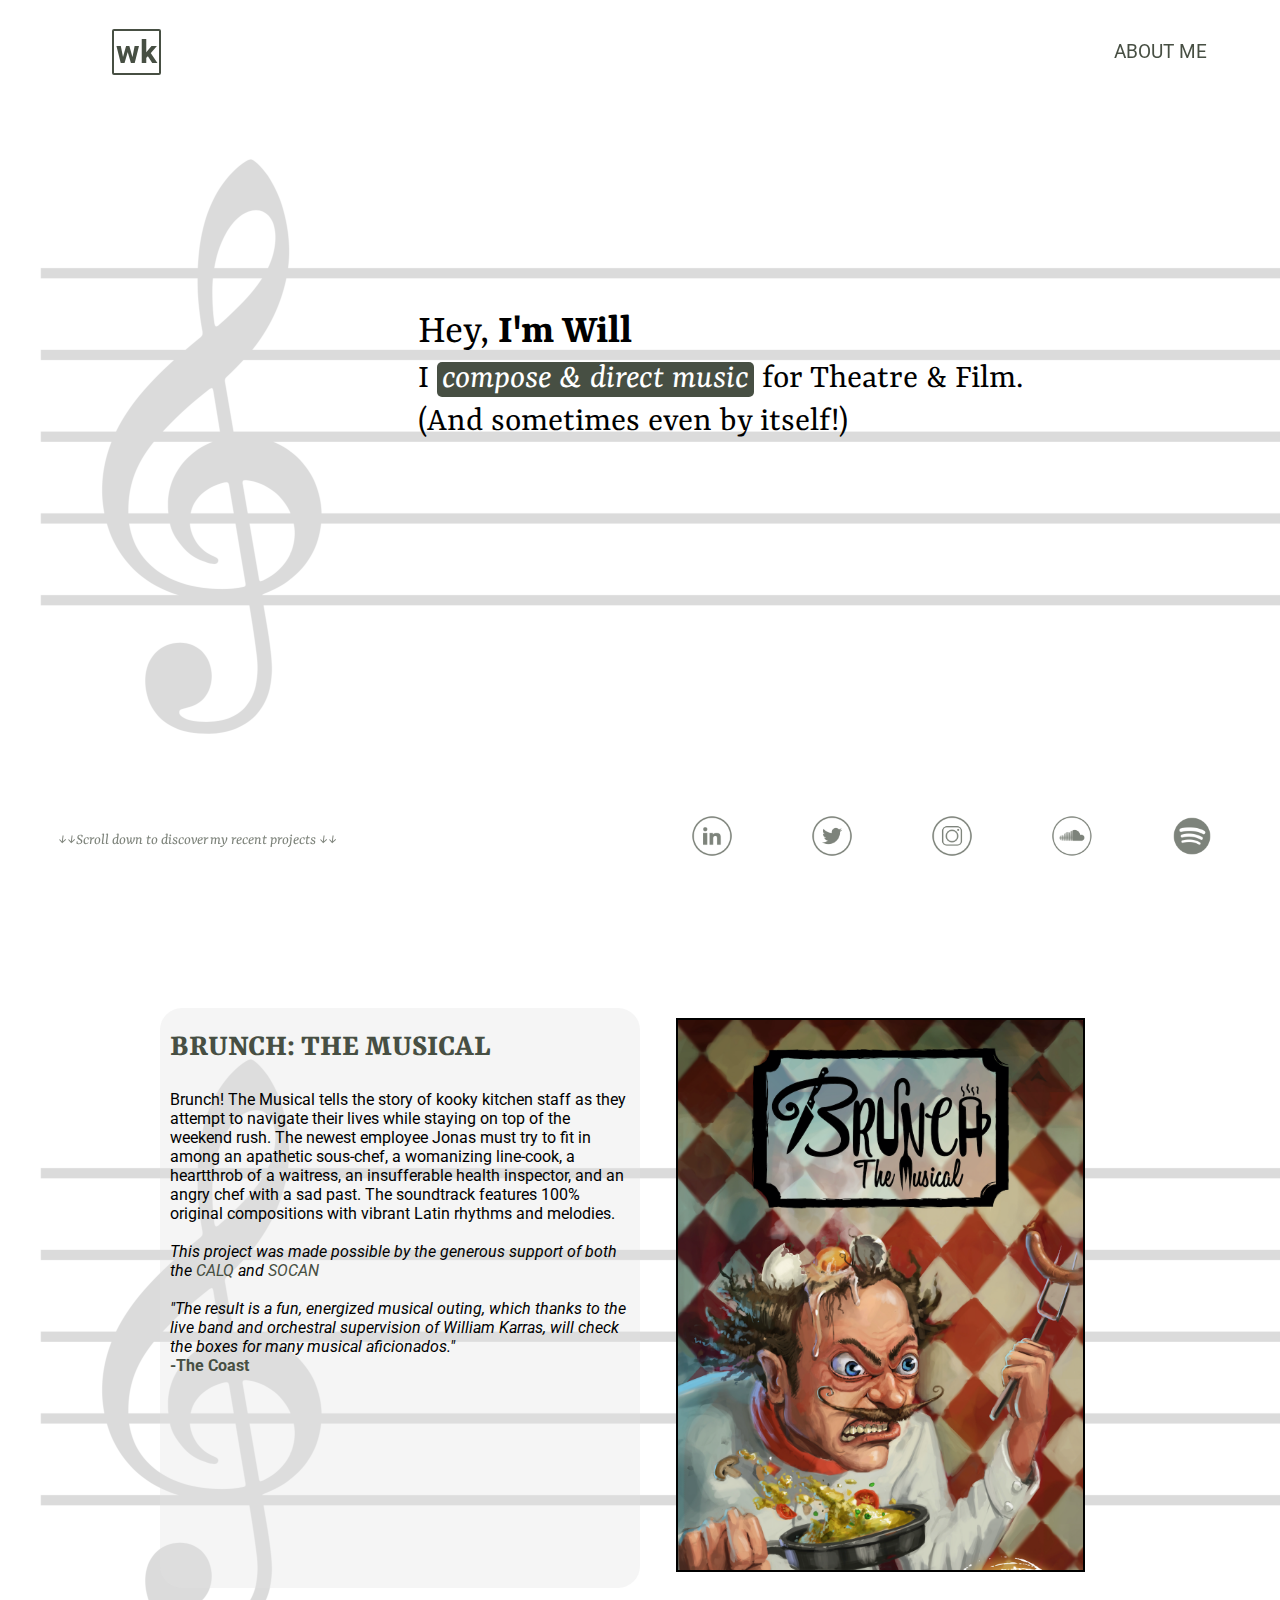
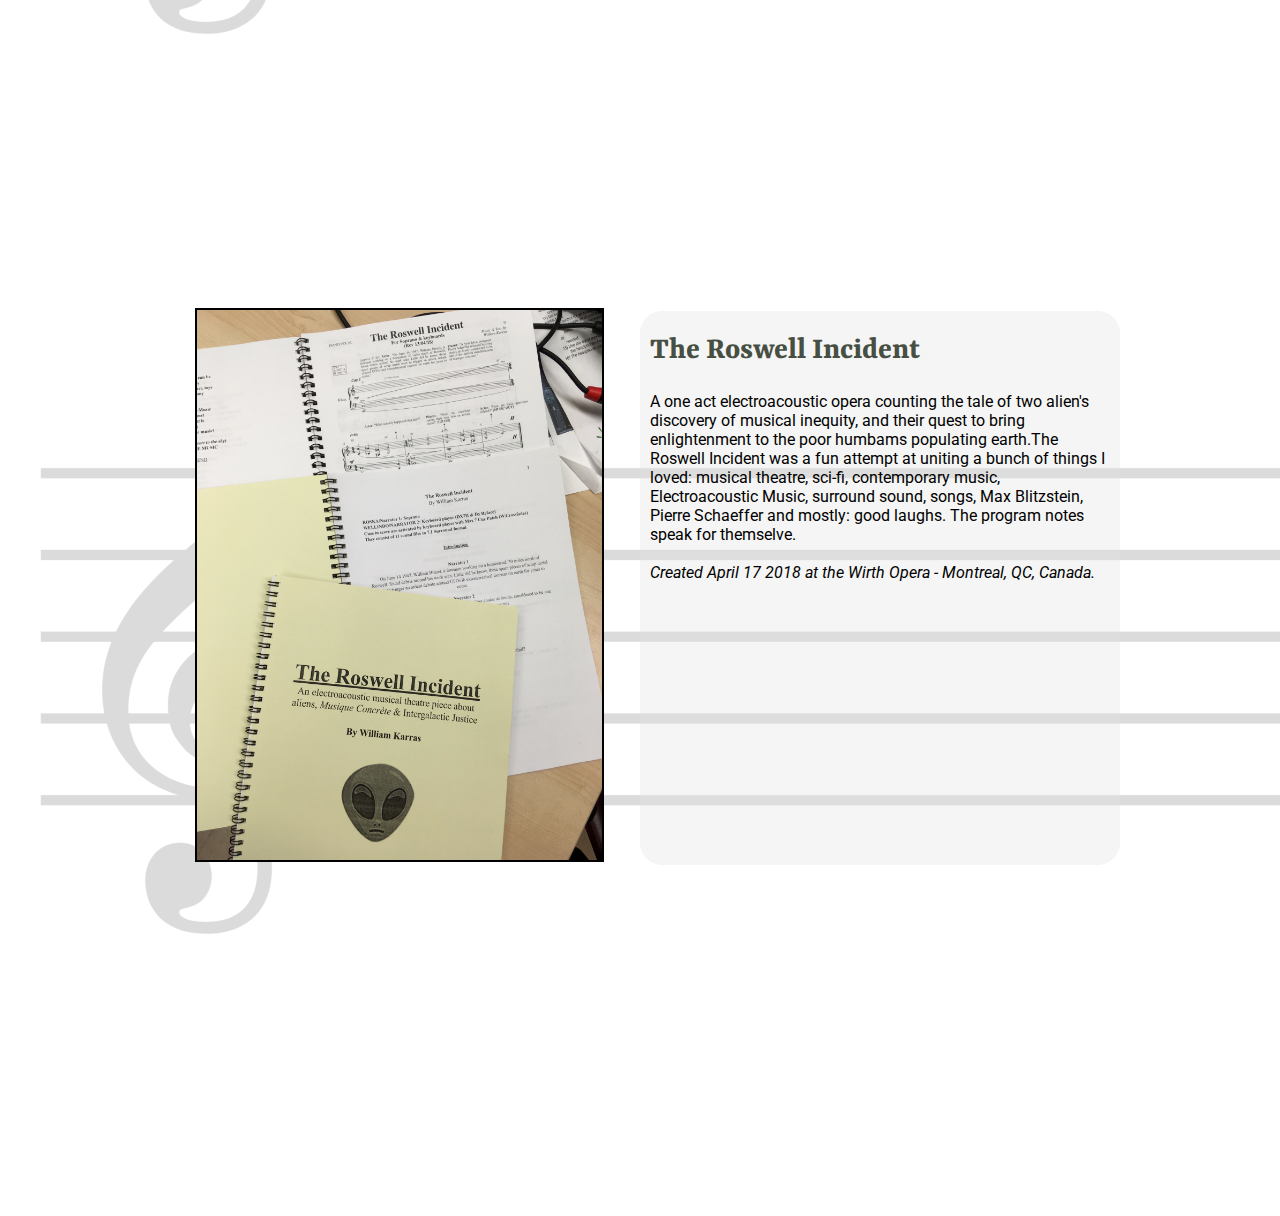
<file: index.html>
<!DOCTYPE html>
<html lang="en">
<head>
    <meta charset="UTF-8">
    <title>William Karras</title>
    <meta name="description" content="William Karras is an innovative composer for Theatre and Film, who received support and praise by multiple organization like the CALQ and SOCAN. He also works as musical director in musical theatre.">
    <link rel="stylesheet" type="text/css" href="style.css">
    <link rel="script" type="text/css" href="style.css">
    <link href="https://fonts.googleapis.com/css?family=Rasa:400,700|Roboto:400,500,700&display=swap" rel="stylesheet">

    <link rel="icon" href="images/wklogo.png">

</head>
<body id="mainpage">
    <div class="header">
        <h1 class="logo">wk</h3>
        <div class="spacer"></div>
        <h3 class="aboutme"><a href="about.html">ABOUT ME</a></h2>
    </div>

    <div class="body">
        <div class="page1">
            <div class="presentation">
                <h1 class="heading1">Hey, <strong id="imwill">I'm Will</strong></h1>
                <h1 class="heading2" id="heading2">I <a href="https://soundcloud.com/william-karras" target="_blank" class="highlightcomp">compose & direct music</a> for Theatre & Film. <br>(And sometimes even by itself!)</h1>
            </div>
        </div>
    </div>
    <div class="page2">
        <div class="brunchlargerbox">
            <div class="brunchtext">
                <h1 class="brunchtitle">BRUNCH: THE MUSICAL</h1>
                <div class="elgringo">
                    <span class="showdecription">Brunch! The Musical tells the story of kooky kitchen staff as they attempt to navigate
                        their lives while staying on top of the weekend rush. The newest employee Jonas must
                        try to fit in among an apathetic sous-chef, a womanizing line-cook, a heartthrob of a
                        waitress, an insufferable health inspector, and an angry chef with a sad past. The
                        soundtrack features 100% original compositions with vibrant Latin rhythms and
                        melodies.
                    </span>
                    <br><br>
                    <span class="actualreview">This project was made possible by the generous support of both the <a href="https://www.calq.gouv.qc.ca/en/">CALQ</a>  and <a href="https://www.socanfoundation.ca/">SOCAN</a></span>
                    <br><br>
                    <span class="actualreview">"The result is a fun, energized musical outing, which thanks to the live band and orchestral supervision of William Karras, will check the boxes for many musical aficionados." </span>
                    <br>
                    <span class="reviewer">-The Coast</span>
                </div><br>
                <div class="brunchaudio">
                        <iframe class="brunchsound" src="https://open.spotify.com/embed/album/4ZeuofdsUoqm1EsTo4dX0B" width="380" height="180" frameborder="0" allowtransparency="true" allow="encrypted-media"></iframe>
                </div>
            </div>
            <div class="brunchimage">
                    <img class="brunchposter" src="images/brunchposter.png" width="405" height="550" alt="brunch the musical poster">
            </div>
        </div>
    </div>
    <div class="page3">
            <div class="brunchlargerbox">
                    <div class="brunchimage">
                            <img class="brunchposter" src="images/roswell.jpeg" width="405" height="550" alt="Score from The Roswell Incident">
                    </div>
                <div class="brunchtext">
                    <h1 class="brunchtitle">The Roswell Incident</h1>
                    <div class="elgringo">
                        <span class="showdecription">A one act electroacoustic opera counting the tale of two alien's discovery of musical inequity, and their quest to bring enlightenment to the poor humbams populating earth.The Roswell Incident was a fun attempt at uniting a bunch of things I loved: musical theatre, sci-fi, contemporary music, Electroacoustic Music, surround sound, songs, Max Blitzstein, Pierre Schaeffer and mostly: good laughs. The program notes speak for themselve.
                        </span>
                        <br><br>
                        <span class="actualreview">Created April 17 2018 at the Wirth Opera - Montreal, QC, Canada. </span>
                        <br>
                       
                    </div><br>
                    <div class="brunchaudio">
                            <iframe width="100%" height="250px" scrolling="no" frameborder="no" allow="autoplay" src="https://w.soundcloud.com/player/?url=https%3A//api.soundcloud.com/tracks/626020989&color=%23ff5500&auto_play=false&hide_related=false&show_comments=true&show_user=true&show_reposts=false&show_teaser=true&visual=true"></iframe>
                    </div>
                </div>
            </div>
        </div>

    <div class="footer"> 
        <div class="scroller">
            <span class="scrolldown">↓↓Scroll down to discover my recent projects ↓↓</span>
        </div>
        <div class="right">
            <a href="https://www.linkedin.com/in/william-karras/" target="_blank"><img src="images/in.png" width="42" height="42"></a>
            <a href="https://twitter.com/William_karras" target="_blank"><img src="images/twitter.png" width="42" height="42"></a>
            <a href="https://www.instagram.com/williamkarras/" target="_blank"><img src="images/ig.png" width="42" height="42"></a>
            <a href="https://soundcloud.com/william-karras" target="_blank"><img src="images/sc.png" width="42" height="42"></a>
            <a href="https://open.spotify.com/album/4ZeuofdsUoqm1EsTo4dX0B?si=G_12BMDoTrOaLFtWq2pKdQ" target="_blank"><img src="images/spotify.png" width="42" height="42"></a>
        </div>
    </div>
</body>
</html>
</file>
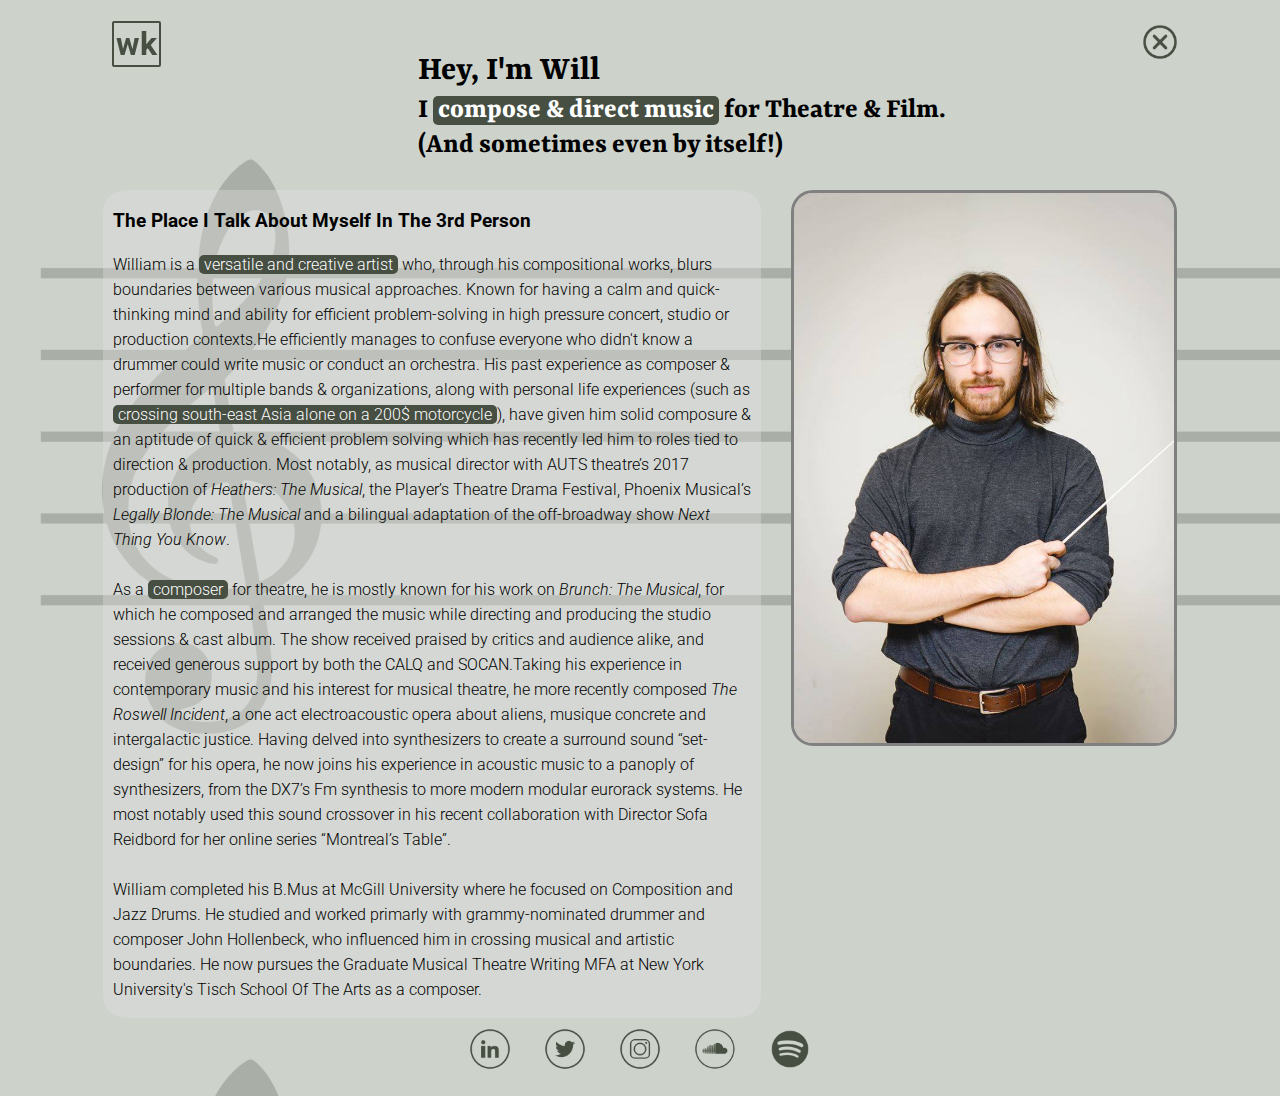
<file: about.html>
<!DOCTYPE html>
<html lang="en">
<head>
    <meta charset="UTF-8">
    <title>About William Karras</title>
    <meta name="description" content="William Karras is an innovative composer for Theatre and Film, who received support and praise by multiple organization like the CALQ and SOCAN. He also works as musical director in musical theatre.">
    <link rel="stylesheet" type="text/css" href="style.css">
    <link href="https://fonts.googleapis.com/css?family=Rasa:400,700|Roboto:400,500,700&display=swap" rel="stylesheet">
    <link rel="icon" href="images/wklogo.png">

</head>
<body id="aboutpage">
    <div class="headerabout">
        <h1 class="logo">wk</h3>
        <div class="spacer"></div>
        <a href="index.html"><img src="images/x.png" width="42" height="42"></a>
    </div>
    <div class="body">
        <div class="pageabout2">
            <div class="presentation2">
                <h2 class="heading1">Hey, <strong id="imwill">I'm Will</strong></h2>
                <h3 class="aboutheading1" id="aboutheading">I <a href="https://soundcloud.com/william-karras" target="_blank" class="highlightcomp2">compose & direct music</a> for Theatre & Film. <br>(And sometimes even by itself!)</h3>
            </div>
            <div class="bio">

                <div class="biotext">
                    <h3 class="capitalize">The place I talk about myself in the 3rd person</h3>
                    <p>William is a <span class="highlightcomp2">versatile and creative artist</span> who, through his compositional works, blurs boundaries between various musical approaches. Known for having a calm and quick-thinking mind and ability for efficient problem-solving in high pressure concert, studio or production contexts.He efficiently manages to confuse everyone who didn't know a drummer could write music or conduct an orchestra. His past experience as composer & performer for multiple bands & organizations, along with personal life experiences
                     (such as <span class="highlightcomp2">crossing south-east Asia alone on a 200$ motorcycle</span>), have given him solid composure & an aptitude of quick & efficient problem solving which has recently led him to roles tied to direction & production. Most notably, as musical director with AUTS theatre’s 2017 production of <i>Heathers: The Musical</i>, the Player’s Theatre Drama Festival, Phoenix Musical’s <i>Legally Blonde: The Musical</i> and a bilingual adaptation of the off-broadway show <i>Next Thing You Know</i>.<br><br>
                    As a <span class="highlightcomp2">composer</span> for theatre, he is mostly known for his work on <i>Brunch: The Musical</i>, for which he composed and arranged the music while directing and producing the studio sessions & cast album. The show received praised by critics and audience alike, and received generous support by both the CALQ and SOCAN.Taking his experience in contemporary music and his interest for musical theatre, he more recently composed <i>The Roswell Incident</i>, a one act electroacoustic opera about aliens, musique concrete and intergalactic justice. 
                    Having delved into synthesizers to create a surround sound “set-design” for his opera, he now joins his experience in acoustic music to a panoply of synthesizers, from the DX7’s Fm synthesis to more modern modular eurorack systems. He most notably used this sound crossover in his recent collaboration with Director Sofa Reidbord for her online series “Montreal’s Table”.
                    <br><br> William completed his B.Mus at McGill University where he focused on Composition and Jazz Drums. He studied and worked primarly with grammy-nominated drummer and composer John Hollenbeck, who influenced him in crossing musical and artistic boundaries. He now pursues the Graduate Musical Theatre Writing MFA at New York University's Tisch School Of The Arts as a composer.
                    </p>
                </div>
                <div class="biopic">
                    <img class="willpic" src="images/pic2.jpg" width="380px" height="550px" alt="William's headshot">
                </div>
            </div>
        </div>
    </div>
    <div class="footer2">
        <div class="center">
            <a href="https://www.linkedin.com/in/william-karras/" target="_blank"><img src="images/in.png" width="42" height="42"></a>
            <a href="https://twitter.com/William_karras" target="_blank"><img src="images/twitter.png" width="42" height="42"></a>
            <a href="https://www.instagram.com/williamkarras/" target="_blank"><img src="images/ig.png" width="42" height="42"></a>
            <a href="https://soundcloud.com/william-karras" target="_blank"><img src="images/sc.png" width="42" height="42"></a>
            <a href="https://open.spotify.com/album/4ZeuofdsUoqm1EsTo4dX0B?si=G_12BMDoTrOaLFtWq2pKdQ" target="_blank"><img src="images/spotify.png" width="42" height="42"></a>
        </div>
    </div>
</body>
</file>
<file: style.css>
html, body, {
    position:fixed;
    top:0;
    bottom:0;
    left:0;
    right:0;
    width: 100%;
    height: 100%;
}
#mainpage {
    font-family: 'Rasa', serif;
    background-image: url("images/background.png");
    background-size: 1440px 900px;
    height: 2800px;
}
a {
    text-decoration: none;
    color: #474f43;
}
.header {
    height: 30px;
    width: 100%;
    font-family: 'Roboto', sans-serif;
    margin-bottom: 100px;
    display: grid;
    padding: 0px 0px 0px 0px;
    grid-template-areas: "logo spacer aboutme";
    grid-template-columns: 1fr 3fr 1fr;
    justify-items: center;
    align-items: center;
    position: fixed;

}
.logo {
    border: 2px solid #474f43;
    padding: 2px;
    border-radius: 2px;
    color: #474f43;
}
.aboutme {
    font-weight: normal;
}
.presentation h1 {
    text-emphasis: none;
    font-weight: normal;
    font-size: 42px;
    margin-top: 32px;
    margin-bottom: 0px;
}
#heading2 {
    font-size: 35px;
    margin-top: 0px;
}
#imwill {
    font-weight: bold;
}
.presentation {
    width: 650px;
    height: 300px;
    text-align: left;
    margin: 0px 300px 0px 410px;
    padding: 267px 0px 221px 0px;
}
.page1 {
    justify-content: center;
    height: 1000px;
    width: 100%;
}
.pageabout {
    justify-content: center;
    height: 800px;
    width: 100%;
}
.highlightcomp {
    background-color: #474f43;
    border-radius: 5px;
    color: white;
    font-style: italic;
    padding: 0px 5px;
}
.highlightcomp:hover {
    background-color: transparent;
    text-shadow: 0px 0px 2px #474f43;
}
.footer {
    width: 100%;
    position: absolute;
    bottom: 0;
    height: 85px;
    opacity: 0.7;
}
.right {
    float: right;
}
.footer a {
    margin: 10px 75px 10px 0px;
}

.scrolldown {
    color: #474f43;
    font-style: italic;
    position: absolute;
    bottom: 0px;
    padding: 50px 50px;
}
.page2 {
    justify-content: center;
    height: 900px;
    width: 100%;
}
.page3 {
    justify-content: center;
    height: 700px;
    width: 100%;
}

.brunchlargerbox {
    margin: 0px 12%;
    display: grid;
    grid-gap: 0px;
    grid-template-columns: 1fr 1fr;
    justify-content: center;
    align-content: center;
    align-items: center;
    justify-items: center;
}
.brunchtext h1 {
    color: #474f43;
    font-family: 'Rasa', serif;
}
.showdecription {
    font-size: 16px;
    font-weight: 400;
}
.brunchtext {
    background-color: rgb(225,225,225, 0.35);
    border-radius: 22px;
    border-color: 7px solid gray;
    padding: 0px 10px;
    color: black;
    font-family: 'Roboto', sans-serif;
}

.actualreview {
    font-style: italic;
}
.reviewer {
    font-weight: bold;
    color: #474f43;
}
.brunchaudio {
    margin: 0 auto;
    padding: 5px 40px;
}
.brunchposter {
    border: 2px solid black;
}
#aboutpage {
    font-family: 'Rasa', serif;
    background-image: url("images/background.png");
    background-size: 1440px 900px;
    background-color: #c5cbc2;
}
.presentation2 {
    width: 650px;
    height: 140px;
    text-align: left;
    margin: 0px 300px 0px 410px;
    padding: 0px 0px 0px 0px;
}
.highlightcomp2 {
    background-color: #474f43;
    border-radius: 5px;
    color: white;
    padding: 0px 5px;
}
#aboutheading {
    font-size: 29px;
    margin-top: 0px;
}
h2.heading1 {
    font-size: 35px;
    margin-bottom: 0px;
    margin-top: 50px;
}
.footer2 {
    margin: 10px 0px 0px 0px;
    width: 100%;
    height: 60px;
    text-align: center;
}
.footer2 a {
    margin: 0px 15px;
}

.bio {
    width: 85%;
    margin: 0 auto;
    display: grid;
    grid-template-columns: 2fr 1fr;
    grid-gap: 30px;
}
.biotext {
    background-color: rgb(225,225,225, 0.35);
    border-radius: 22px;
    font-family: 'Roboto', sans-serif;
    font-size: 16px;
    font-weight: 300;
    padding: 0px 10px;
    line-height: 25px;
}
.willpic {
    border: 3px solid gray;
    border-radius: 22px;
}
.capitalize {
    text-transform: capitalize;
}
.headerabout {
    height: 30px;
    width: 100%;
    font-family: 'Roboto', sans-serif;
    margin-bottom: 100px;
    display: grid;
    padding: 0px 0px 0px 0px;
    grid-template-areas: "logo spacer aboutme";
    grid-template-columns: 1fr 3fr 1fr;
    justify-items: center;
    align-items: center;
    position: fixed;
    top: 0;
}
</file>
